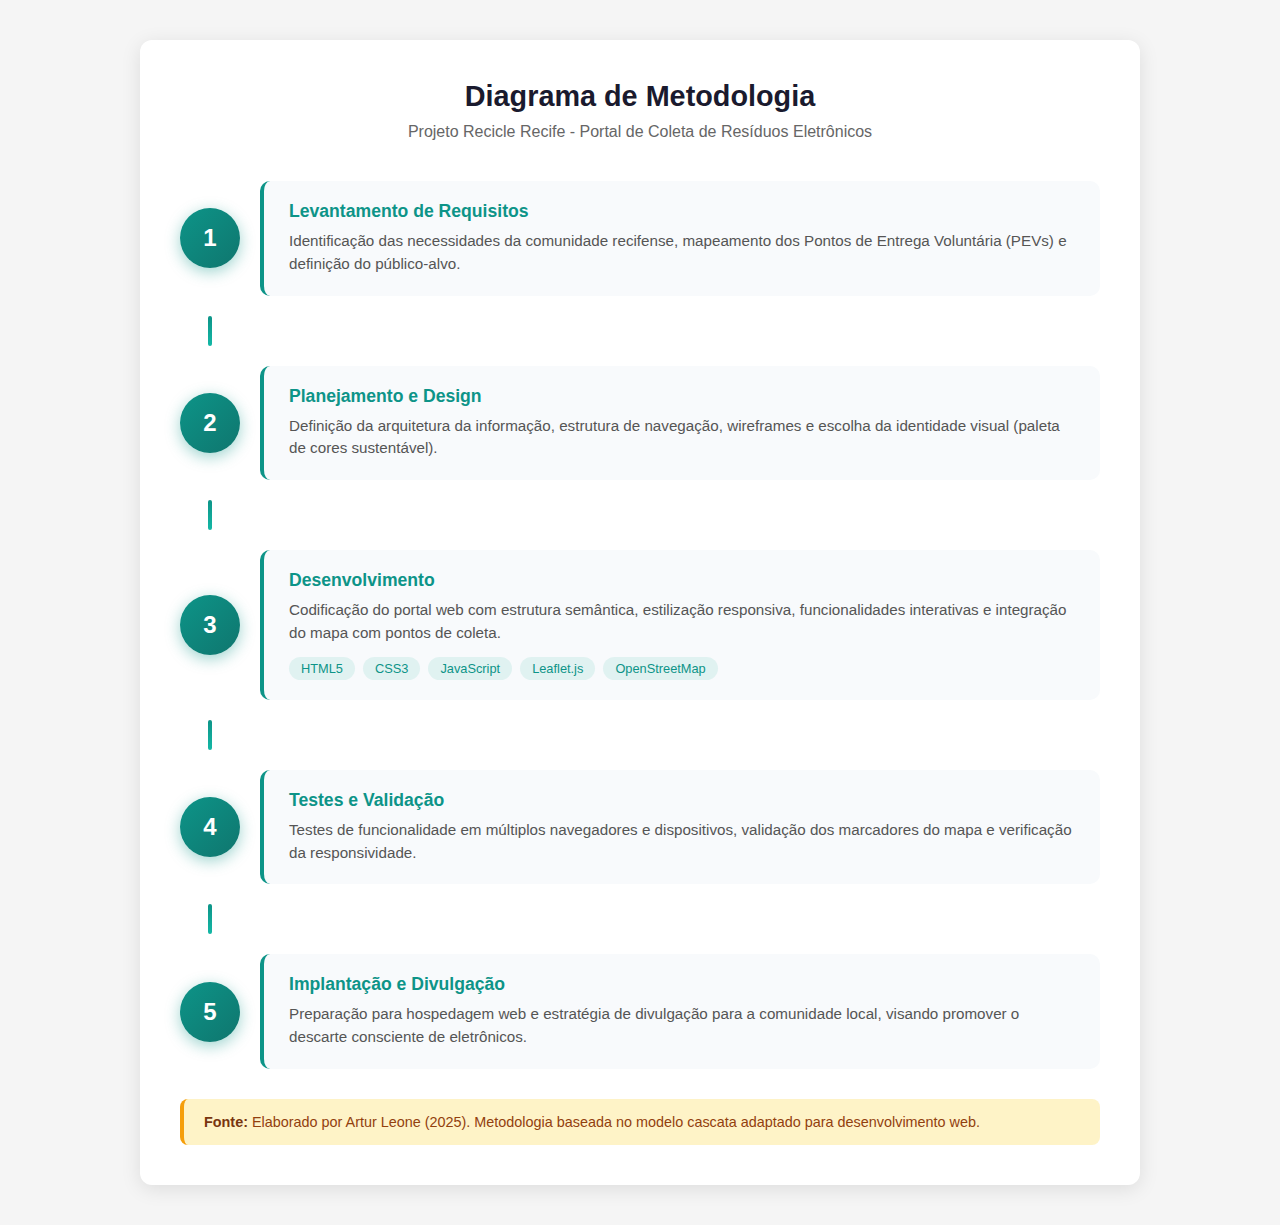
<file: diagrama-metodologia.html>
<!DOCTYPE html>
<html lang="pt-BR">
<head>
  <meta charset="UTF-8">
  <meta name="viewport" content="width=device-width, initial-scale=1.0">
  <title>Diagrama de Metodologia - Recicle Recife</title>
  <style>
    * {
      margin: 0;
      padding: 0;
      box-sizing: border-box;
    }
    
    body {
      font-family: 'Segoe UI', Tahoma, Geneva, Verdana, sans-serif;
      background: #f5f5f5;
      padding: 40px;
      min-height: 100vh;
    }
    
    .container {
      max-width: 1000px;
      margin: 0 auto;
      background: white;
      padding: 40px;
      border-radius: 12px;
      box-shadow: 0 4px 20px rgba(0,0,0,0.1);
    }
    
    h1 {
      text-align: center;
      color: #1a1a2e;
      margin-bottom: 10px;
      font-size: 1.8rem;
    }
    
    .subtitle {
      text-align: center;
      color: #666;
      margin-bottom: 40px;
      font-size: 1rem;
    }
    
    .diagram {
      display: flex;
      flex-direction: column;
      gap: 20px;
    }
    
    .phase {
      display: flex;
      align-items: center;
      gap: 20px;
    }
    
    .phase-number {
      width: 60px;
      height: 60px;
      min-width: 60px;
      background: linear-gradient(135deg, #0d9488 0%, #0f766e 100%);
      color: white;
      border-radius: 50%;
      display: flex;
      align-items: center;
      justify-content: center;
      font-size: 1.5rem;
      font-weight: bold;
      box-shadow: 0 4px 15px rgba(13, 148, 136, 0.4);
    }
    
    .phase-content {
      flex: 1;
      background: #f8fafc;
      padding: 20px 25px;
      border-radius: 10px;
      border-left: 4px solid #0d9488;
      position: relative;
    }
    
    .phase-content h3 {
      color: #0d9488;
      margin-bottom: 8px;
      font-size: 1.1rem;
    }
    
    .phase-content p {
      color: #555;
      font-size: 0.95rem;
      line-height: 1.5;
    }
    
    .phase-content .tech-tags {
      display: flex;
      flex-wrap: wrap;
      gap: 8px;
      margin-top: 12px;
    }
    
    .tech-tag {
      background: #e0f2f1;
      color: #0d9488;
      padding: 4px 12px;
      border-radius: 20px;
      font-size: 0.8rem;
      font-weight: 500;
    }
    
    .connector {
      width: 4px;
      height: 30px;
      background: linear-gradient(to bottom, #0d9488, #14b8a6);
      margin-left: 28px;
      border-radius: 2px;
    }
    
    .flow-arrow {
      display: flex;
      justify-content: center;
      margin: 30px 0;
    }
    
    .flow-arrow svg {
      width: 40px;
      height: 40px;
      fill: #0d9488;
    }
    
    .footer-note {
      margin-top: 30px;
      padding: 15px 20px;
      background: #fef3c7;
      border-radius: 8px;
      border-left: 4px solid #f59e0b;
    }
    
    .footer-note p {
      color: #92400e;
      font-size: 0.9rem;
    }
    
    .footer-note strong {
      color: #78350f;
    }
    
    /* Para impressão/screenshot */
    @media print {
      body {
        background: white;
        padding: 20px;
      }
      .container {
        box-shadow: none;
      }
    }
  </style>
</head>
<body>
  <div class="container">
    <h1>Diagrama de Metodologia</h1>
    <p class="subtitle">Projeto Recicle Recife - Portal de Coleta de Resíduos Eletrônicos</p>
    
    <div class="diagram">
      <!-- Fase 1 -->
      <div class="phase">
        <div class="phase-number">1</div>
        <div class="phase-content">
          <h3>Levantamento de Requisitos</h3>
          <p>Identificação das necessidades da comunidade recifense, mapeamento dos Pontos de Entrega Voluntária (PEVs) e definição do público-alvo.</p>
        </div>
      </div>
      
      <div class="connector"></div>
      
      <!-- Fase 2 -->
      <div class="phase">
        <div class="phase-number">2</div>
        <div class="phase-content">
          <h3>Planejamento e Design</h3>
          <p>Definição da arquitetura da informação, estrutura de navegação, wireframes e escolha da identidade visual (paleta de cores sustentável).</p>
        </div>
      </div>
      
      <div class="connector"></div>
      
      <!-- Fase 3 -->
      <div class="phase">
        <div class="phase-number">3</div>
        <div class="phase-content">
          <h3>Desenvolvimento</h3>
          <p>Codificação do portal web com estrutura semântica, estilização responsiva, funcionalidades interativas e integração do mapa com pontos de coleta.</p>
          <div class="tech-tags">
            <span class="tech-tag">HTML5</span>
            <span class="tech-tag">CSS3</span>
            <span class="tech-tag">JavaScript</span>
            <span class="tech-tag">Leaflet.js</span>
            <span class="tech-tag">OpenStreetMap</span>
          </div>
        </div>
      </div>
      
      <div class="connector"></div>
      
      <!-- Fase 4 -->
      <div class="phase">
        <div class="phase-number">4</div>
        <div class="phase-content">
          <h3>Testes e Validação</h3>
          <p>Testes de funcionalidade em múltiplos navegadores e dispositivos, validação dos marcadores do mapa e verificação da responsividade.</p>
        </div>
      </div>
      
      <div class="connector"></div>
      
      <!-- Fase 5 -->
      <div class="phase">
        <div class="phase-number">5</div>
        <div class="phase-content">
          <h3>Implantação e Divulgação</h3>
          <p>Preparação para hospedagem web e estratégia de divulgação para a comunidade local, visando promover o descarte consciente de eletrônicos.</p>
        </div>
      </div>
    </div>
    
    <div class="footer-note">
      <p><strong>Fonte:</strong> Elaborado por Artur Leone (2025). Metodologia baseada no modelo cascata adaptado para desenvolvimento web.</p>
    </div>
  </div>
</body>
</html>
</file>
